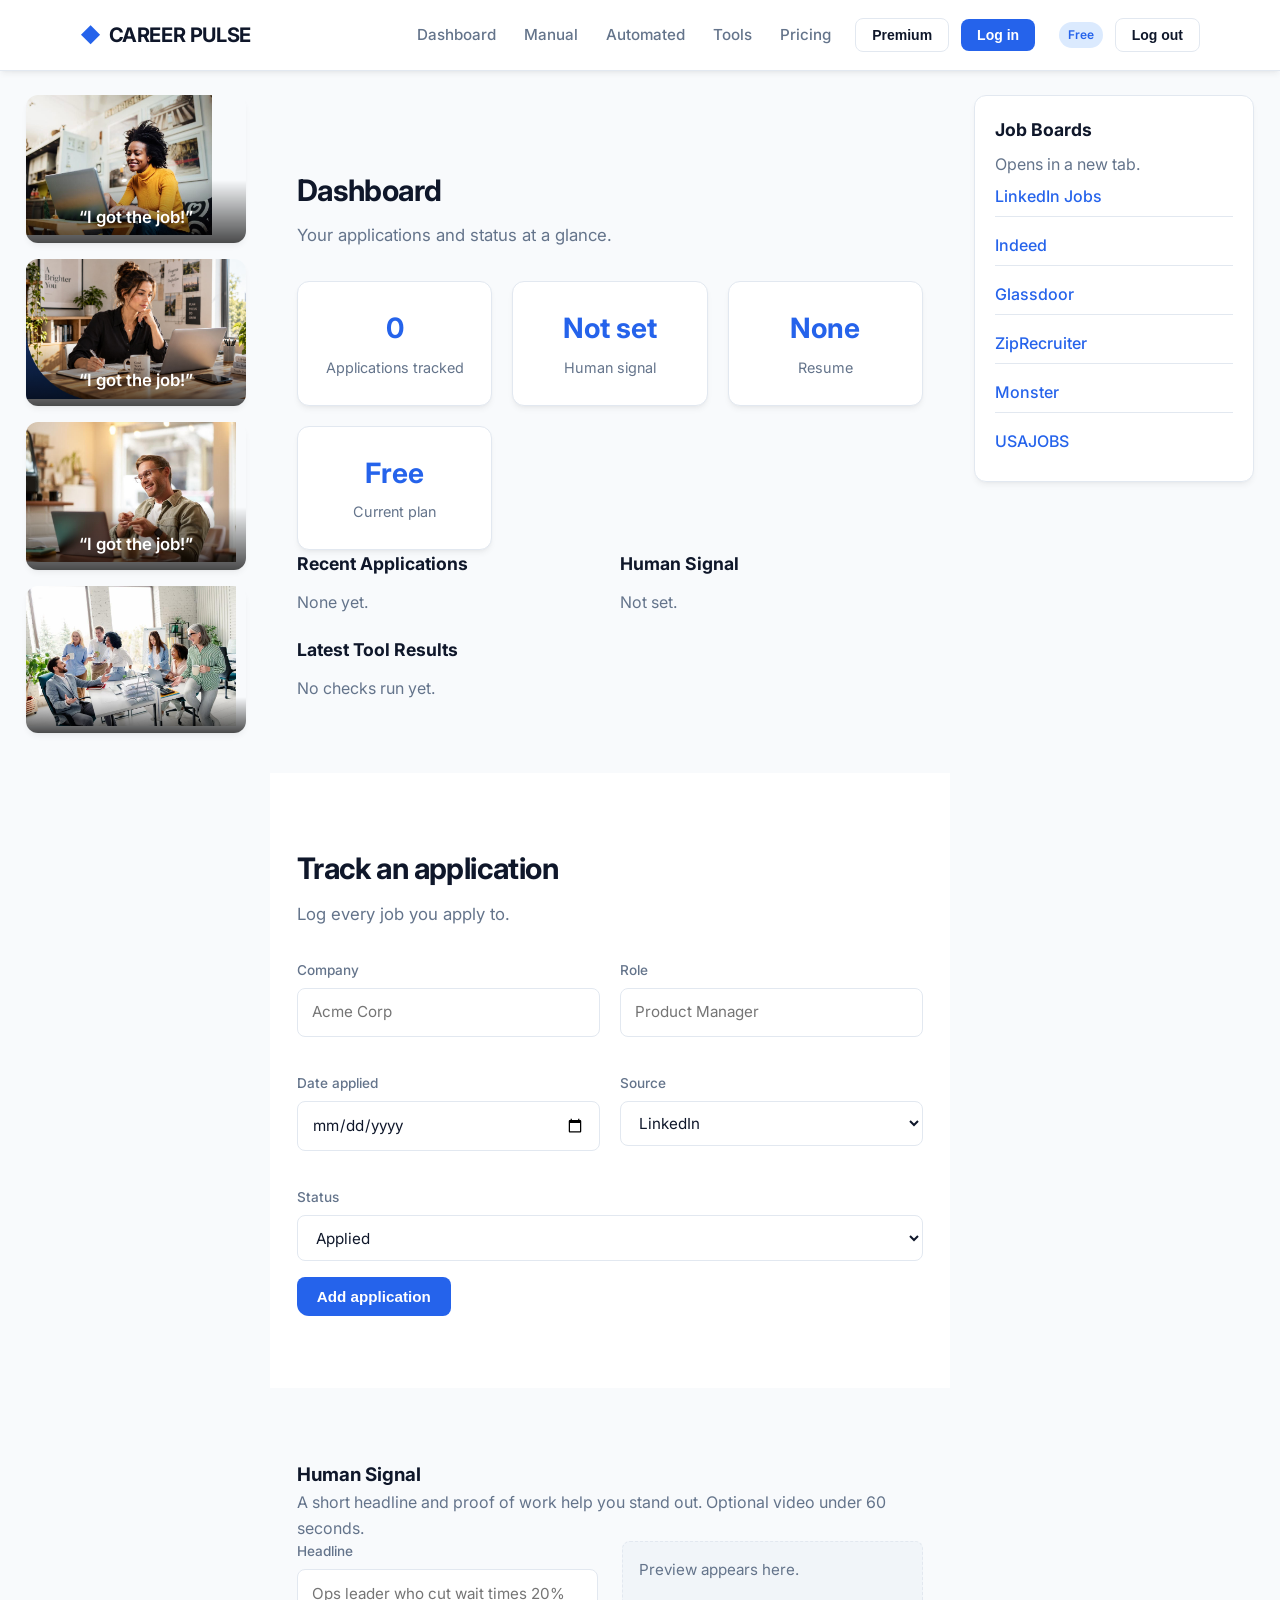
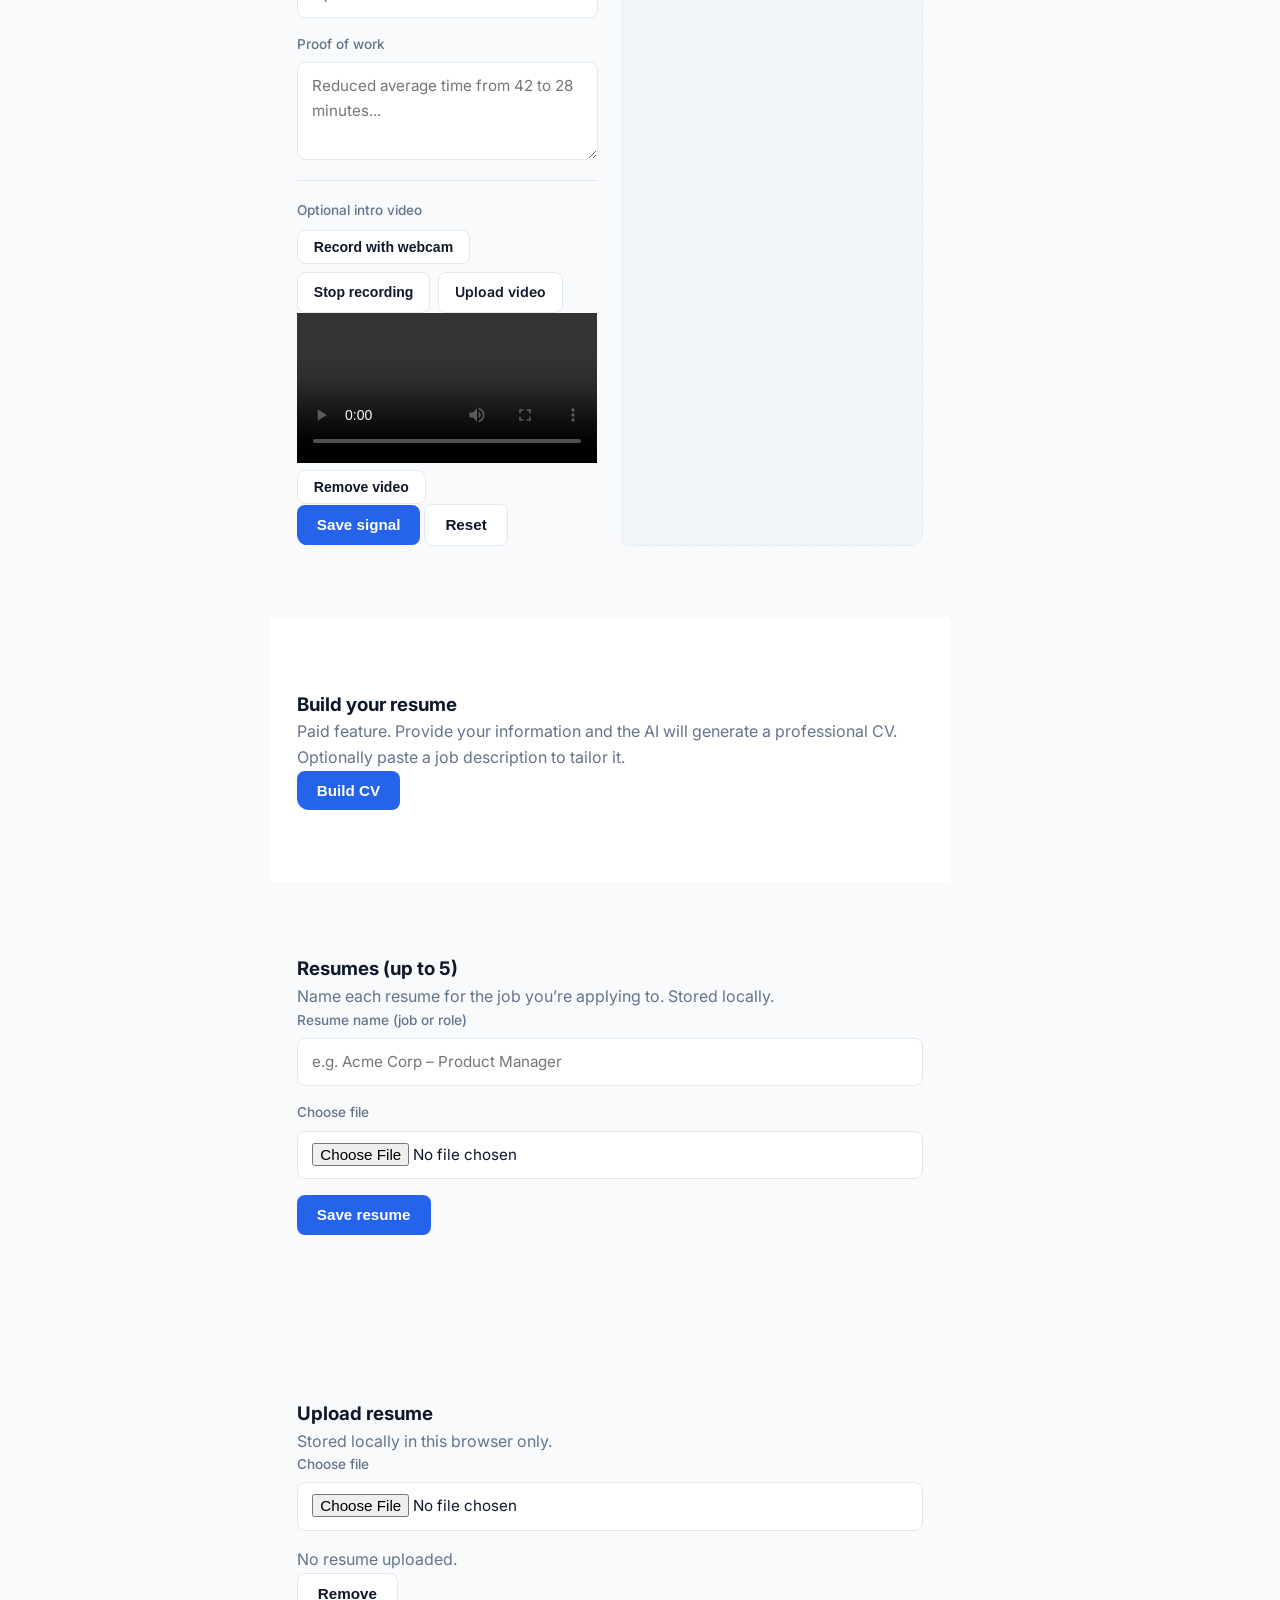
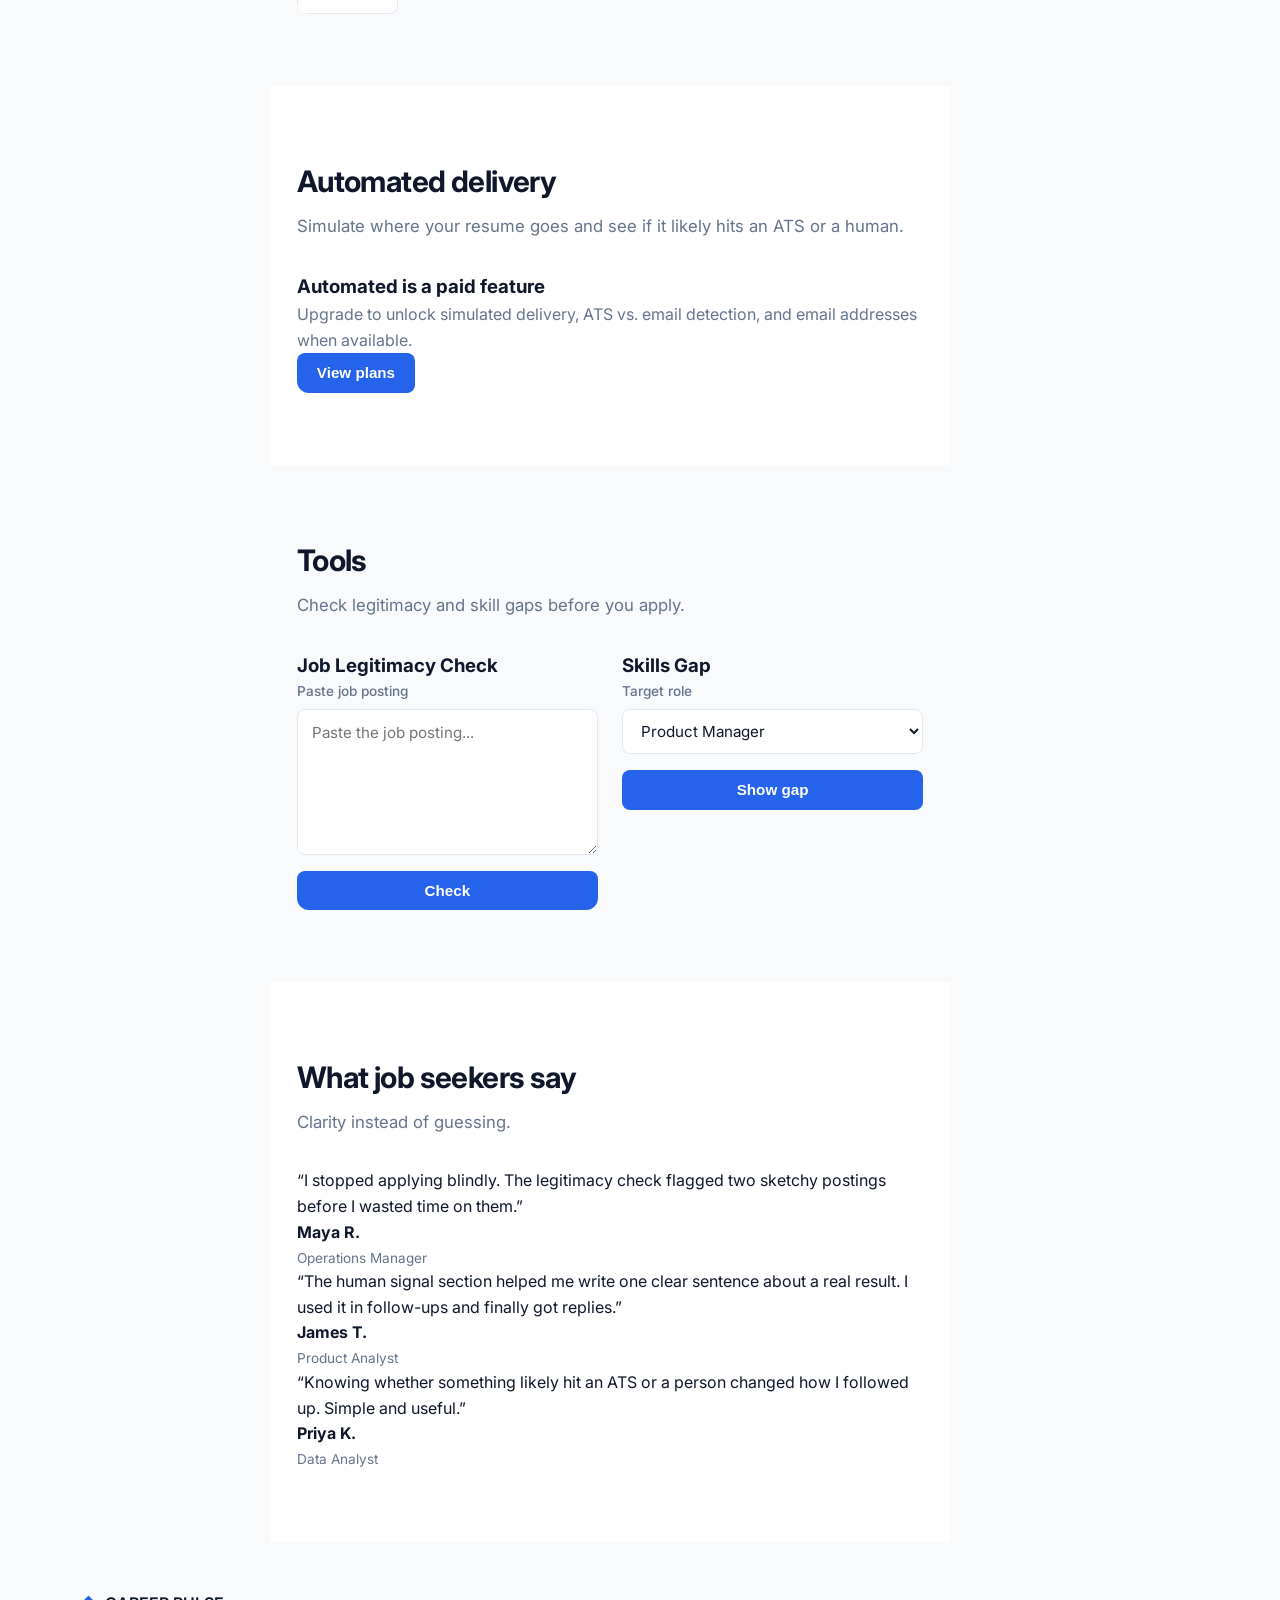
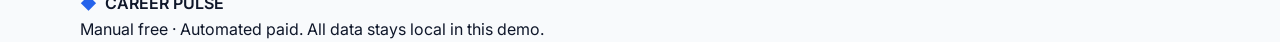
<file: index.html>
<!DOCTYPE html>
<html lang="en">
<head>
  <meta charset="UTF-8">
  <meta name="viewport" content="width=device-width, initial-scale=1.0">
  <title>CAREER PULSE — Manual & Automated Job Clarity</title>
  <link rel="stylesheet" href="styles.css">
  <link rel="preconnect" href="https://fonts.googleapis.com">
  <link rel="preconnect" href="https://fonts.gstatic.com" crossorigin>
  <link href="https://fonts.googleapis.com/css2?family=Inter:wght@400;500;600;700&display=swap" rel="stylesheet">
</head>
<body>
  <header class="header">
    <div class="container header-inner">
      <div class="logo">
        <span class="logo-mark">◆</span>
        <span class="logo-text">CAREER PULSE</span>
      </div>
      <button id="burger" class="burger" aria-label="Menu">☰</button>
      <nav class="nav" id="main-nav">
        <a href="#dashboard">Dashboard</a>
        <a href="#manual">Manual</a>
        <a href="#automated">Automated</a>
        <a href="#tools">Tools</a>
        <a href="#" id="open-pricing">Pricing</a>
      </nav>
      <div class="header-auth">
        <button id="open-premium" class="btn secondary small" onclick="var m=document.getElementById('premium-window');m.hidden=false;m.style.display='flex';m.classList.remove('hidden');">Premium</button>
        <button id="login-btn" class="btn primary small">Log in</button>
        <div id="user-menu" class="user-menu" hidden>
          <span id="user-name-display"></span>
          <span id="plan-badge" class="plan-badge">Free</span>
          <button id="logout-btn" class="btn secondary small">Log out</button>
        </div>
      </div>
    </div>
  </header>

  <!-- Login Modal -->
  <div id="login-modal" class="modal" hidden>
    <div class="modal-content card">
      <h3>Log in</h3>
      <p class="muted">Name and email stay in this browser only.</p>
      <form id="login-form">
        <div class="field">
          <label for="login-name">Full name</label>
          <input type="text" id="login-name" required placeholder="Alex Rivera">
        </div>
        <div class="field">
          <label for="login-email">Email</label>
          <input type="email" id="login-email" required placeholder="alex@example.com">
        </div>
        <div class="form-actions">
          <button type="submit" class="btn primary">Continue</button>
          <button type="button" id="cancel-login" class="btn secondary">Cancel</button>
        </div>
      </form>
    </div>
  </div>

  <!-- Premium Window -->
  <div id="premium-window" class="modal" hidden onclick="if(event.target===this){this.hidden=true;this.style.display='none';this.classList.add('hidden');}">
    <div class="modal-content card premium-card">
      <h3>Premium</h3>
      <p class="muted">Everything a job seeker needs in one place.</p>
      <ul class="premium-list">
        <li>Application status tracking (Applied → Offer)</li>
        <li>Salary range estimates for the role</li>
        <li>Interview prep questions and practice notes</li>
        <li>Follow-up templates and reminder dates</li>
        <li>Company research notes tied to each application</li>
        <li>Networking message scripts</li>
        <li>Rejection feedback log</li>
        <li>Time-to-hire estimates</li>
        <li>Remote / hybrid clarity notes</li>
        <li>Benefits comparison</li>
        <li>AI resume / CV builder with job-description tailoring</li>
        <li>Word-check before submit</li>
      </ul>
      <div class="form-actions">
        <button type="button" id="premium-upgrade" class="btn primary">Upgrade</button>
        <button type="button" id="close-premium" class="btn secondary" onclick="var m=document.getElementById('premium-window');m.hidden=true;m.style.display='none';m.classList.add('hidden');">Close</button>
      </div>
    </div>
  </div>
  <div id="upgrade-modal" class="modal" hidden style="display:none;">
    <div class="modal-content card">
      <h3>Plans</h3>
      <p class="muted">Manual is free. Automated unlocks resume delivery simulation.</p>
      <div class="pricing-options">
        <button type="button" class="plan-option" data-plan="monthly">
          <strong>Monthly</strong>
          <span>$19 / month</span>
        </button>
        <button type="button" class="plan-option" data-plan="yearly">
          <strong>Yearly</strong>
          <span>$149 / year</span>
          <em>Save ~35%</em>
        </button>
        <button type="button" class="plan-option" data-plan="lifetime">
          <strong>One-time</strong>
          <span>$299 lifetime</span>
        </button>
      </div>
      <button type="button" id="test-paid" class="btn primary btn-block">Test Paid Features</button>
      <button type="button" id="cancel-upgrade" class="btn secondary btn-block">Continue with Free</button>
    </div>
  </div>

  <!-- Resume Builder Modal -->
  <div id="resume-builder-modal" class="modal" hidden>
    <div class="modal-content card resume-builder-card">
      <h3>Build your resume</h3>
      <p class="muted">All fields stay local. AI generation is a paid feature.</p>
      <form id="resume-builder-form">
        <div class="field">
          <label for="rb-name">Full name</label>
          <input type="text" id="rb-name" required placeholder="Alex Rivera">
        </div>
        <div class="form-row">
          <div class="field">
            <label for="rb-email">Email</label>
            <input type="email" id="rb-email" required placeholder="alex@example.com">
          </div>
          <div class="field">
            <label for="rb-phone">Phone</label>
            <input type="tel" id="rb-phone" placeholder="(555) 123-4567">
          </div>
        </div>
        <div class="field">
          <label for="rb-location">Location</label>
          <input type="text" id="rb-location" placeholder="Austin, TX">
        </div>
        <div class="field">
          <label for="rb-summary">Professional summary</label>
          <textarea id="rb-summary" rows="3" placeholder="Results-driven operations manager with 8+ years..."></textarea>
        </div>
        <div class="field">
          <label for="rb-experience">Experience (most recent first)</label>
          <textarea id="rb-experience" rows="4" placeholder="Operations Manager, Acme Corp (2020–Present)&#10;• Reduced wait times 20%&#10;• Led team of 12"></textarea>
        </div>
        <div class="field">
          <label for="rb-education">Education</label>
          <textarea id="rb-education" rows="2" placeholder="B.S. Business Administration, University of Texas"></textarea>
        </div>
        <div class="field">
          <label for="rb-skills">Skills (comma separated)</label>
          <input type="text" id="rb-skills" placeholder="Process improvement, KPI ownership, Team leadership">
        </div>
        <div class="field">
          <label for="rb-jobdesc">Job description to tailor for (optional, paid)</label>
          <textarea id="rb-jobdesc" rows="4" placeholder="Paste the target job posting here..."></textarea>
        </div>
        <div class="form-actions">
          <button type="submit" class="btn primary">Generate CV</button>
          <button type="button" id="close-resume-builder" class="btn secondary">Cancel</button>
        </div>
      </form>
      <div id="resume-output" class="resume-output" hidden></div>
    </div>
  </div>

  <!-- Word Check Modal -->
  <div id="wordcheck-modal" class="modal" hidden>
    <div class="modal-content card">
      <h3>Resume vs Job Description</h3>
      <p class="muted">Compare key requirements before you submit.</p>
      <div id="wordcheck-results" class="wordcheck-results"></div>
      <div class="form-actions">
        <button type="button" id="wordcheck-stop" class="btn secondary">Stop and revise</button>
        <button type="button" id="wordcheck-continue" class="btn primary">Submit anyway</button>
      </div>
    </div>
  </div>

  <div class="layout">
    <aside class="left-rail">
      <div class="rail-photos">
        <div class="feature-card">
          <img src="assets/job1.jpg" alt="Smiling woman at laptop in home office" class="feature-img">
          <div class="feature-caption">“I got the job!”</div>
        </div>
        <div class="feature-card">
          <img src="assets/job2.jpg" alt="Smiling man at laptop in cafe" class="feature-img">
          <div class="feature-caption">“I got the job!”</div>
        </div>
        <div class="feature-card">
          <img src="assets/job6.jpg" alt="Smiling professional at laptop" class="feature-img">
          <div class="feature-caption">“I got the job!”</div>
        </div>
        <div class="feature-card">
          <img src="assets/job4.jpg" alt="Professional celebrating" class="feature-img">
          <div class="feature-caption"></div>
        </div>
      </div>
    </aside>

    <main class="main-content">
      <!-- Dashboard (most important first) -->
      <section id="dashboard" class="section">
        <div class="container">
          <div class="section-header">
            <h2>Dashboard</h2>
            <p class="section-lead" id="welcome-text">Your applications and status at a glance.</p>
          </div>
          <div class="stats-grid">
            <div class="stat-card">
              <strong id="app-count">0</strong>
              <span>Applications tracked</span>
            </div>
            <div class="stat-card">
              <strong id="signal-status">Not set</strong>
              <span>Human signal</span>
            </div>
            <div class="stat-card">
              <strong id="resume-status">None</strong>
              <span>Resume</span>
            </div>
            <div class="stat-card">
              <strong id="plan-status">Free</strong>
              <span>Current plan</span>
            </div>
          </div>
          <div id="dashboard-details" class="dashboard-details">
            <div class="card">
              <h3>Recent Applications</h3>
              <div id="dash-apps" class="muted">None yet.</div>
            </div>
            <div class="card">
              <h3>Human Signal</h3>
              <div id="dash-signal" class="muted">Not set.</div>
            </div>
            <div class="card">
              <h3>Latest Tool Results</h3>
              <div id="dash-tools" class="muted">No checks run yet.</div>
            </div>
          </div>
        </div>
      </section>

      <!-- Manual: Application Tracker -->
      <section id="manual" class="section alt">
        <div class="container">
          <div class="section-header">
            <h2>Track an application</h2>
            <p class="section-lead">Log every job you apply to.</p>
          </div>
          <div class="card">
            <form id="app-form">
              <div class="form-row">
                <div class="field">
                  <label for="company">Company</label>
                  <input type="text" id="company" required placeholder="Acme Corp">
                </div>
                <div class="field">
                  <label for="role">Role</label>
                  <input type="text" id="role" required placeholder="Product Manager">
                </div>
              </div>
              <div class="form-row">
                <div class="field">
                  <label for="applied">Date applied</label>
                  <input type="date" id="applied" required>
                </div>
                <div class="field">
                  <label for="source">Source</label>
                  <select id="source">
                    <option value="linkedin">LinkedIn</option>
                    <option value="indeed">Indeed</option>
                    <option value="company">Company site</option>
                    <option value="referral">Referral</option>
                    <option value="other">Other</option>
                  </select>
                </div>
              </div>
              <div class="field">
                <label for="app-status">Status</label>
                <select id="app-status">
                  <option value="applied">Applied</option>
                  <option value="screening">Screening</option>
                  <option value="interview">Interview</option>
                  <option value="offer">Offer</option>
                  <option value="rejected">Rejected</option>
                </select>
              </div>
              <button type="submit" class="btn primary">Add application</button>
            </form>
            <div id="app-list" class="app-list app-list-spaced"></div>
          </div>
        </div>
      </section>

      <!-- Human Signal -->
      <section class="section">
        <div class="container">
          <div class="card">
            <h3>Human Signal</h3>
            <p class="muted signal-note">A short headline and proof of work help you stand out. Optional video under 60 seconds.</p>
            <div class="grid-2 grid-spaced">
              <div>
                <div class="field">
                  <label for="headline">Headline</label>
                  <input type="text" id="headline" placeholder="Ops leader who cut wait times 20%">
                </div>
                <div class="field">
                  <label for="proof">Proof of work</label>
                  <textarea id="proof" rows="3" placeholder="Reduced average time from 42 to 28 minutes..."></textarea>
                </div>
                <div class="video-section">
                  <label>Optional intro video</label>
                  <div class="video-controls">
                    <button type="button" id="start-record" class="btn secondary small">Record with webcam</button>
                    <button type="button" id="stop-record" class="btn secondary small" hidden>Stop recording</button>
                    <label class="btn secondary small file-label">
                      Upload video
                      <input type="file" id="video-upload" accept="video/*" hidden>
                    </label>
                  </div>
                  <div id="recording-status" class="muted recording-status"></div>
                  <video id="video-preview" controls class="video-preview"></video>
                  <button type="button" id="clear-video" class="btn secondary small" hidden>Remove video</button>
                </div>
                <button id="save-signal" class="btn primary btn-spaced">Save signal</button>
                <button type="button" id="reset-signal" class="btn secondary btn-spaced-sm">Reset</button>
              </div>
              <div id="signal-preview" class="signal-preview">
                <p class="muted">Preview appears here.</p>
              </div>
            </div>
          </div>
        </div>
      </section>

      <!-- Build Resume -->
      <section class="section alt">
        <div class="container">
          <div class="card">
            <h3>Build your resume</h3>
            <p class="muted signal-note">Paid feature. Provide your information and the AI will generate a professional CV. Optionally paste a job description to tailor it.</p>
            <button type="button" id="open-resume-builder" class="btn primary">Build CV</button>
          </div>
        </div>
      </section>

      <!-- Resume Upload -->
      <section class="section">
        <div class="container">
          <div class="card">
            <h3>Resumes (up to 5)</h3>
            <p class="muted">Name each resume for the job you’re applying to. Stored locally.</p>
            <div class="field">
              <label for="resume-name">Resume name (job or role)</label>
              <input type="text" id="resume-name" placeholder="e.g. Acme Corp – Product Manager">
            </div>
            <div class="field">
              <label for="resume-file">Choose file</label>
              <input type="file" id="resume-file" accept=".pdf,.doc,.docx,.txt">
            </div>
            <button type="button" id="save-resume" class="btn primary">Save resume</button>
            <div id="resume-list" class="resume-list"></div>
          </div>
        </div>
      </section>
      <section class="section">
        <div class="container">
          <div class="card">
            <h3>Upload resume</h3>
            <p class="muted">Stored locally in this browser only.</p>
            <div class="field">
              <label for="resume-file">Choose file</label>
              <input type="file" id="resume-file" accept=".pdf,.doc,.docx,.txt">
            </div>
            <div id="resume-info" class="muted">No resume uploaded.</div>
            <button id="clear-resume" class="btn secondary btn-spaced-sm" hidden>Remove</button>
          </div>
        </div>
      </section>

      <!-- Automated -->
      <section id="automated" class="section alt">
        <div class="container">
          <div class="section-header">
            <h2>Automated delivery</h2>
            <p class="section-lead">Simulate where your resume goes and see if it likely hits an ATS or a human.</p>
          </div>
          <div id="automated-locked" class="card locked-card">
            <h3>Automated is a paid feature</h3>
            <p class="muted">Upgrade to unlock simulated delivery, ATS vs. email detection, and email addresses when available.</p>
            <button id="upgrade-from-locked" class="btn primary btn-spaced">View plans</button>
          </div>
          <div id="automated-unlocked" hidden>
            <div class="card">
              <form id="auto-form">
                <div class="form-row">
                  <div class="field">
                    <label for="auto-company">Company</label>
                    <input type="text" id="auto-company" required placeholder="Acme Corp">
                  </div>
                  <div class="field">
                    <label for="auto-role">Role</label>
                    <input type="text" id="auto-role" required placeholder="Software Engineer">
                  </div>
                </div>
                <div class="field">
                  <label for="auto-url">Company career page URL (optional)</label>
                  <input type="url" id="auto-url" placeholder="https://company.com/careers">
                </div>
                <button type="submit" class="btn primary">Simulate resume delivery</button>
              </form>
              <div id="auto-result" class="result-box" hidden></div>
              <div id="auto-history" class="app-list app-list-spaced"></div>
            </div>
          </div>
        </div>
      </section>

      <!-- Tools -->
      <section id="tools" class="section">
        <div class="container">
          <div class="section-header">
            <h2>Tools</h2>
            <p class="section-lead">Check legitimacy and skill gaps before you apply.</p>
          </div>
          <div class="grid-2">
            <div class="card">
              <h3>Job Legitimacy Check</h3>
              <div class="field">
                <label for="job-text">Paste job posting</label>
                <textarea id="job-text" rows="5" placeholder="Paste the job posting..."></textarea>
              </div>
              <button id="check-btn" class="btn primary">Check</button>
              <div id="check-result" class="result-box" hidden></div>
            </div>
            <div class="card">
              <h3>Skills Gap</h3>
              <div class="field">
                <label for="target-role">Target role</label>
                <select id="target-role">
                  <option value="pm">Product Manager</option>
                  <option value="ops">Operations Manager</option>
                  <option value="data">Data Analyst</option>
                </select>
              </div>
              <button id="gap-btn" class="btn primary">Show gap</button>
              <div id="gap-result" class="result-box" hidden></div>
            </div>
          </div>
        </div>
      </section>

      <!-- Testimonials -->
      <section class="section alt">
        <div class="container">
          <div class="section-header">
            <h2>What job seekers say</h2>
            <p class="section-lead">Clarity instead of guessing.</p>
          </div>
          <div class="testimonials">
            <div class="testimonial card">
              <p>“I stopped applying blindly. The legitimacy check flagged two sketchy postings before I wasted time on them.”</p>
              <div class="testimonial-author">
                <strong>Maya R.</strong>
                <span>Operations Manager</span>
              </div>
            </div>
            <div class="testimonial card">
              <p>“The human signal section helped me write one clear sentence about a real result. I used it in follow-ups and finally got replies.”</p>
              <div class="testimonial-author">
                <strong>James T.</strong>
                <span>Product Analyst</span>
              </div>
            </div>
            <div class="testimonial card">
              <p>“Knowing whether something likely hit an ATS or a person changed how I followed up. Simple and useful.”</p>
              <div class="testimonial-author">
                <strong>Priya K.</strong>
                <span>Data Analyst</span>
              </div>
            </div>
          </div>
        </div>
      </section>
    </main>

    <!-- Right Rail: Job Boards -->
    <aside class="right-rail">
      <div class="rail-card">
        <h3>Job Boards</h3>
        <p class="muted rail-note">Opens in a new tab.</p>
        <div class="rail-links">
          <a href="https://www.linkedin.com/jobs/" target="_blank" rel="noopener">LinkedIn Jobs</a>
          <a href="https://www.indeed.com/" target="_blank" rel="noopener">Indeed</a>
          <a href="https://www.glassdoor.com/Job/index.htm" target="_blank" rel="noopener">Glassdoor</a>
          <a href="https://www.ziprecruiter.com/" target="_blank" rel="noopener">ZipRecruiter</a>
          <a href="https://www.monster.com/" target="_blank" rel="noopener">Monster</a>
          <a href="https://www.usajobs.gov/" target="_blank" rel="noopener">USAJOBS</a>
        </div>
      </div>
    </aside>
  </div>

  <footer class="footer">
    <div class="container footer-inner">
      <div class="footer-brand">
        <span class="logo-mark">◆</span>
        <span>CAREER PULSE</span>
      </div>
      <p>Manual free · Automated paid. All data stays local in this demo.</p>
    </div>
  </footer>

  <div id="toast" class="toast"></div>
  <script src="script.js"></script>
</body>
</html>
</file>
<file: styles.css>
:root {
  --bg: #f8fafc;
  --bg-elevated: #ffffff;
  --surface: #ffffff;
  --surface-2: #f1f5f9;
  --text: #0f172a;
  --text-secondary: #334155;
  --muted: #64748b;
  --accent: #2563eb;
  --accent-hover: #1d4ed8;
  --accent-soft: #dbeafe;
  --success: #16a34a;
  --warning: #d97706;
  --danger: #dc2626;
  --border: #e2e8f0;
  --border-light: #cbd5e1;
  --radius: 12px;
  --radius-sm: 8px;
  --shadow: 0 4px 6px -1px rgba(0, 0, 0, 0.05), 0 2px 4px -2px rgba(0, 0, 0, 0.05);
}

* { box-sizing: border-box; margin: 0; padding: 0; }
html { scroll-behavior: smooth; }
body {
  font-family: "Inter", system-ui, -apple-system, BlinkMacSystemFont, "Segoe UI", Roboto, sans-serif;
  background: var(--bg);
  color: var(--text);
  line-height: 1.6;
  min-height: 100vh;
  -webkit-font-smoothing: antialiased;
}
.container { width: min(1120px, 92%); margin: 0 auto; }

.header {
  position: sticky; top: 0; z-index: 50;
  background: rgba(255,255,255,0.95);
  backdrop-filter: blur(12px);
  border-bottom: 1px solid var(--border);
  box-shadow: var(--shadow);
}
.header-inner {
  display: flex; align-items: center; justify-content: space-between;
  height: 70px; gap: 1.5rem;
}
.logo { display: flex; align-items: center; gap: 0.5rem; font-weight: 700; font-size: 1.25rem; letter-spacing: -0.02em; }
.logo-mark { color: var(--accent); }
.nav { display: flex; gap: 1.75rem; margin-left: auto; }
.nav a { color: var(--muted); text-decoration: none; font-size: 0.95rem; font-weight: 500; }
.nav a:hover { color: var(--accent); }
.header-auth { display: flex; align-items: center; gap: 0.75rem; }
.user-menu { display: flex; align-items: center; gap: 0.75rem; font-weight: 500; }
.plan-badge {
  background: var(--accent-soft); color: var(--accent);
  font-size: 0.75rem; font-weight: 600; padding: 0.2rem 0.55rem; border-radius: 999px;
}

.btn {
  display: inline-flex; align-items: center; justify-content: center;
  padding: 0.7rem 1.25rem; border-radius: 8px; border: none;
  font-weight: 600; font-size: 0.95rem; cursor: pointer; text-decoration: none;
  transition: all 0.15s ease;
}
.btn.small { padding: 0.5rem 1rem; font-size: 0.875rem; }
.btn.primary { background: var(--accent); color: #fff; }
.btn.primary:hover { background: var(--accent-hover); }
.btn.secondary { background: var(--surface); color: var(--text); border: 1px solid var(--border); }
.btn:active {
  transform: scale(0.97);
}
.btn:disabled {
  opacity: 0.6;
  cursor: not-allowed;
}

.hero {
  padding: 5rem 0 4rem; text-align: center;
  background: linear-gradient(180deg, #eff6ff 0%, #f8fafc 100%);
}
.hero-badge {
  display: inline-block; background: var(--accent-soft); color: var(--accent);
  font-size: 0.8rem; font-weight: 600; padding: 0.35rem 0.9rem; border-radius: 999px; margin-bottom: 1.25rem;
}
.hero h1 { font-size: clamp(2.2rem, 5vw, 3.4rem); font-weight: 700; letter-spacing: -0.03em; line-height: 1.15; margin-bottom: 1rem; }
.hero-sub { color: var(--text-secondary); font-size: 1.1rem; max-width: 640px; margin: 0 auto 2rem; }
.hero-actions { display: flex; gap: 0.75rem; justify-content: center; flex-wrap: wrap; }

.section { padding: 4.5rem 0; }
.section.alt { background: var(--bg-elevated); }
.section-header { margin-bottom: 2rem; }
.section h2 { font-size: 1.85rem; font-weight: 700; letter-spacing: -0.02em; margin-bottom: 0.5rem; }
.section-lead { color: var(--muted); font-size: 1.05rem; }

.testimonials .testimonial.card,
.section .card,
.locked-card,
.form-card {
  border-radius: var(--radius);
  overflow: hidden;
}
.grid-2 .card {
  display: flex;
  flex-direction: column;
  height: 100%;
}
.grid-2 .card .result-box {
  margin-top: auto;
}
.section.alt,
.section {
  border-radius: 0;
}
.section > .container > .card,
.section > .container > .locked-card,
.section > .container > form.card {
  border-radius: var(--radius);
}
  background: var(--surface); border: 1px solid var(--border);
  border-radius: var(--radius); padding: 1.75rem; box-shadow: var(--shadow);
}
.pricing-grid { display: grid; grid-template-columns: 1fr 1fr; gap: 1.5rem; }
.pricing-card { text-align: center; }
.pricing-card.featured { border-color: var(--accent); box-shadow: 0 0 0 1px var(--accent); }
.pricing-card .price { font-size: 2rem; font-weight: 700; margin: 0.75rem 0; color: var(--accent); }
.pricing-card ul { list-style: none; text-align: left; margin: 1.25rem 0; }
.pricing-card li { padding: 0.4rem 0; border-bottom: 1px solid var(--border); }
.pricing-card li:last-child { border-bottom: none; }

.stats-grid { display: grid; grid-template-columns: repeat(auto-fit, minmax(180px, 1fr)); gap: 1.25rem; }
.stat-card {
  background: var(--surface); border: 1px solid var(--border);
  border-radius: var(--radius); padding: 1.5rem; text-align: center; box-shadow: var(--shadow);
}
.stat-card strong { display: block; font-size: 1.75rem; font-weight: 700; color: var(--accent); margin-bottom: 0.25rem; }
.stat-card span { color: var(--muted); font-size: 0.9rem; }

.form-row { display: grid; grid-template-columns: 1fr 1fr; gap: 1.25rem; margin-bottom: 1.25rem; }
.field { display: flex; flex-direction: column; gap: 0.4rem; margin-bottom: 1rem; }
label { font-size: 0.85rem; color: var(--muted); font-weight: 500; }
input, select, textarea {
  background: var(--surface); border: 1px solid var(--border); color: var(--text);
  border-radius: var(--radius-sm); padding: 0.7rem 0.9rem; font: inherit; font-size: 0.95rem; width: 100%;
}
input:focus, select:focus, textarea:focus {
  outline: none; border-color: var(--accent); box-shadow: 0 0 0 3px rgba(37, 99, 235, 0.15);
}
textarea { resize: vertical; min-height: 90px; }
.form-actions { display: flex; gap: 0.75rem; margin-top: 0.5rem; }

.resume-list {
  margin-top: 1.25rem;
  display: flex;
  flex-direction: column;
  gap: 0.6rem;
}
.resume-item {
  display: flex;
  justify-content: space-between;
  align-items: center;
  padding: 0.75rem 1rem;
  background: var(--surface-2);
  border: 1px solid var(--border);
  border-radius: var(--radius-sm);
  font-size: 0.9rem;
}
.resume-item button {
  background: transparent;
  border: 1px solid var(--border);
  color: var(--muted);
  padding: 0.25rem 0.6rem;
  border-radius: 6px;
  cursor: pointer;
  font-size: 0.8rem;
}
.resume-item button:hover {
  color: var(--danger);
  border-color: var(--danger);
} display: flex; flex-direction: column; gap: 0.75rem; }
.app-item {
  display: grid; grid-template-columns: 1.6fr 1.2fr auto; gap: 1rem; align-items: center;
  padding: 1.1rem 1.25rem; background: var(--surface); border: 1px solid var(--border); border-radius: var(--radius);
}
.app-meta strong { display: block; font-weight: 600; }
.app-meta span { color: var(--muted); font-size: 0.9rem; }
.badge { display: inline-block; padding: 0.3rem 0.7rem; border-radius: 999px; font-size: 0.78rem; font-weight: 600; }
.badge.likely-ghost { background: #fef3c7; color: #b45309; }
.badge.likely-screened { background: #dbeafe; color: #1d4ed8; }
.badge.likely-seen { background: #dcfce7; color: #15803d; }
.badge.ats { background: #fef3c7; color: #b45309; }
.badge.email { background: #dcfce7; color: #15803d; }
.badge.unknown { background: #e2e8f0; color: #475569; }
.delete-btn {
  background: transparent; border: 1px solid var(--border); color: var(--muted);
  padding: 0.35rem 0.7rem; border-radius: 6px; cursor: pointer; font-size: 0.8rem;
}
.delete-btn:hover { color: var(--danger); border-color: var(--danger); }

.signal-preview {
  min-height: 160px;
  padding: 1.25rem;
  background: #f8fafc;
  border: 1px solid var(--border);
  border-radius: var(--radius);
  font-size: 0.95rem;
}
.grid-2 {
  display: grid;
  grid-template-columns: 1fr 1fr;
  gap: 1.5rem;
  align-items: stretch;
}
.grid-2 > .card {
  display: flex;
  flex-direction: column;
  border-radius: var(--radius);
  height: 100%;
}
.testimonials .card,
.locked-card,
#automated .card {
  border-radius: var(--radius);
}
.video-section {
  margin-top: 1.25rem;
  padding-top: 1rem;
  border-top: 1px solid var(--border);
}
.video-controls {
  display: flex;
  flex-wrap: wrap;
  gap: 0.5rem;
  margin-top: 0.5rem;
}
.video-controls .btn {
  margin: 0;
}
#recording-status.recording {
  color: var(--danger);
  font-weight: 600;
}
.signal-preview video {
  width: 100%;
  max-height: 180px;
  border-radius: 8px;
  margin-top: 0.75rem;
  background: #000;
}
.signal-preview {
  min-height: 140px;
  padding: 1rem;
  background: var(--surface-2);
  border-radius: var(--radius-sm);
  border: 1px dashed var(--border);
}
.muted { color: var(--muted); }
.result-box {
  margin-top: 1.25rem; padding: 1.25rem; border-radius: var(--radius-sm);
  background: var(--surface-2); border: 1px solid var(--border);
}
.result-box.low { border-color: #86efac; }
.result-box.medium { border-color: #fcd34d; }
.result-box.high { border-color: #fca5a5; }

.resume-builder-card {
  width: min(640px, 96vw);
  max-height: 90vh;
  overflow-y: auto;
}
.cv-pre {
  font-family: ui-monospace, SFMono-Regular, Menlo, Monaco, Consolas, monospace;
  font-size: 0.82rem;
  line-height: 1.45;
  white-space: pre-wrap;
  background: #fff;
  padding: 1rem;
  border-radius: 6px;
  border: 1px solid var(--border);
}
.wordcheck-results {
  margin: 1rem 0;
  max-height: 280px;
  overflow-y: auto;
}
.wordcheck-item {
  display: flex;
  justify-content: space-between;
  padding: 0.4rem 0;
  border-bottom: 1px solid var(--border);
  font-size: 0.9rem;
}
.wordcheck-item.missing { color: var(--danger); }
.wordcheck-item.found { color: var(--success); }
  margin-top: 1.5rem;
  padding: 1.25rem;
  background: var(--surface-2);
  border-radius: var(--radius);
  border: 1px solid var(--border);
  font-size: 0.92rem;
  line-height: 1.5;
  white-space: pre-wrap;
}
.resume-output h4 {
  margin: 0 0 0.5rem 0;
}
.resume-output .section-title {
  font-weight: 600;
  margin-top: 1rem;
  margin-bottom: 0.25rem;
  color: var(--accent);
} text-align: center; padding: 3rem 1.5rem; }
.pricing-options { display: flex; flex-direction: column; gap: 0.75rem; margin: 1rem 0; }
.plan-option {
  display: flex; flex-direction: column; align-items: flex-start; text-align: left;
  padding: 1rem; border: 1px solid var(--border); border-radius: var(--radius-sm);
  background: var(--surface); cursor: pointer; width: 100%;
}
.plan-option:hover { border-color: var(--accent); background: var(--accent-soft); }
.plan-option strong { font-size: 1.05rem; }
.plan-option span { color: var(--muted); }
.plan-option em { font-style: normal; color: var(--success); font-size: 0.8rem; font-weight: 600; }

.modal {
  position: fixed;
  inset: 0;
  background: rgba(15, 23, 42, 0.55);
  display: flex;
  align-items: center;
  justify-content: center;
  z-index: 200;
  padding: 1rem;
}
.modal[hidden],
.modal.hidden {
  display: none !important;
  pointer-events: none !important;
}
.modal-content {
  background: #fff;
  border-radius: var(--radius);
  padding: 1.75rem;
  max-width: 520px;
  width: 100%;
  max-height: 90vh;
  overflow-y: auto;
  box-shadow: 0 20px 40px rgba(0,0,0,0.2);
  position: relative;
  z-index: 201;
}
  position: fixed;
  inset: 0;
  background: rgba(15, 23, 42, 0.5);
  display: flex;
  align-items: center;
  justify-content: center;
  z-index: 100;
  padding: 1rem;
}
.modal[hidden] {
  display: none !important;
}
  position: fixed;
  inset: 0;
  background: rgba(15, 23, 42, 0.5);
  display: flex;
  align-items: center;
  justify-content: center;
  z-index: 100;
  padding: 1rem;
}
.modal[hidden],
.modal.hidden {
  display: none !important;
  pointer-events: none !important;
}
.modal-content { width: min(440px, 100%); max-height: 90vh; overflow-y: auto; }

.job-boards-grid {
  display: grid;
  grid-template-columns: repeat(auto-fit, minmax(240px, 1fr));
  gap: 1rem;
}
.job-board-card {
  display: flex;
  flex-direction: column;
  padding: 1.25rem 1.5rem;
  background: var(--surface);
  border: 1px solid var(--border);
  border-radius: var(--radius);
  text-decoration: none;
  color: var(--text);
  transition: border-color 0.15s, box-shadow 0.15s;
}
.job-board-card:hover {
  border-color: var(--accent);
  box-shadow: var(--shadow);
}
.job-board-card strong {
  font-size: 1.05rem;
  margin-bottom: 0.25rem;
}
.job-board-card span {
  color: var(--muted);
  font-size: 0.9rem;
}

.feature-images.three-row {
  grid-template-columns: repeat(3, 1fr);
}
.feature-card {
  position: relative;
  border-radius: var(--radius);
  overflow: hidden;
  box-shadow: var(--shadow);
}
.feature-caption {
  position: absolute;
  bottom: 0;
  left: 0;
  right: 0;
  background: linear-gradient(transparent, rgba(0,0,0,0.7));
  color: #fff;
  text-align: center;
  padding: 1.5rem 0.75rem 0.75rem;
  font-weight: 600;
  font-size: 1.05rem;
}
@media (max-width: 700px) {
  .feature-images.three-row { grid-template-columns: 1fr; }
}
  display: grid;
  grid-template-columns: repeat(auto-fit, minmax(220px, 1fr));
  gap: 1rem;
}
.feature-img {
  width: 100%;
  height: 180px;
  object-fit: cover;
  border-radius: var(--radius);
  box-shadow: var(--shadow);
}
.feature-images.left-aligned {
  display: flex;
  gap: 1rem;
  justify-content: flex-start;
  flex-wrap: wrap;
}
.feature-images.left-aligned .feature-card {
  width: 200px;
  flex: 0 0 200px;
}
.feature-images.left-aligned .feature-img {
  height: 130px;
}
  display: grid;
  grid-template-columns: repeat(auto-fit, minmax(260px, 1fr));
  gap: 1.25rem;
}
.testimonial p {
  font-size: 0.98rem;
  line-height: 1.55;
  margin-bottom: 1rem;
}
.testimonial-author {
  display: flex;
  flex-direction: column;
  gap: 0.15rem;
}
.testimonial-author span {
  color: var(--muted);
  font-size: 0.85rem;
}
  padding: 2rem 0;
  border-top: 1px solid var(--border);
  color: var(--muted);
  font-size: 0.9rem;
  background: var(--bg-elevated);
}
.footer-inner { display: flex; align-items: center; justify-content: space-between; gap: 1rem; flex-wrap: wrap; }
.footer-brand { display: flex; align-items: center; gap: 0.5rem; font-weight: 600; color: var(--text); }

.dashboard-details {
  display: grid;
  grid-template-columns: repeat(auto-fit, minmax(280px, 1fr));
  gap: 1.25rem;
}
.dashboard-details .card h3 {
  margin-bottom: 0.75rem;
  font-size: 1.1rem;
}
.toast {
  position: fixed;
  bottom: 1.5rem;
  right: 1.5rem;
  background: #16a34a;
  color: #fff;
  padding: 0.85rem 1.25rem;
  border-radius: 10px;
  font-weight: 500;
  box-shadow: 0 10px 25px rgba(0,0,0,0.15);
  z-index: 9999;
  opacity: 0;
  transform: translateY(10px);
  transition: opacity 0.25s, transform 0.25s;
  pointer-events: none;
  display: block;
}
.toast.show {
  opacity: 1;
  transform: translateY(0);
}

.burger {
  display: none;
  background: none;
  border: none;
  font-size: 1.5rem;
  cursor: pointer;
  color: var(--text);
  padding: 0.25rem 0.5rem;
}
.layout {
  display: grid;
  grid-template-columns: 220px 1fr 280px;
  gap: 1.5rem;
  width: min(1400px, 96%);
  margin: 0 auto;
  padding: 1.5rem 0 3rem;
}
.left-rail {
  position: sticky;
  top: 90px;
  align-self: start;
}
.rail-photos {
  display: flex;
  flex-direction: column;
  gap: 1rem;
}
.left-rail .feature-card {
  width: 100%;
}
.left-rail .feature-img {
  height: 140px;
}
.premium-card {
  width: min(520px, 96vw);
}
.premium-list {
  list-style: none;
  margin: 1rem 0;
  padding: 0;
}
.premium-list li {
  padding: 0.45rem 0;
  border-bottom: 1px solid var(--border);
  font-size: 0.95rem;
}
.premium-list li:last-child {
  border-bottom: none;
}
  width: 100%;
  margin-top: 0.5rem;
}
.dashboard-details {
  margin-top: 2rem;
}
.main-content { min-width: 0; }
.right-rail { position: sticky; top: 90px; align-self: start; }
.rail-card {
  background: var(--surface);
  border: 1px solid var(--border);
  border-radius: var(--radius);
  padding: 1.25rem;
  box-shadow: var(--shadow);
}
.rail-card h3 { margin-bottom: 0.5rem; font-size: 1.1rem; }
.rail-links { display: flex; flex-direction: column; gap: 0.6rem; }
.rail-links a {
  color: var(--accent);
  text-decoration: none;
  font-weight: 500;
  padding: 0.4rem 0;
  border-bottom: 1px solid var(--border);
}
.rail-links a:hover { text-decoration: underline; }
.rail-links a:last-child { border-bottom: none; }

@media (max-width: 900px) {
  .burger { display: block; }
  .nav {
    display: none;
    position: absolute;
    top: 70px;
    left: 0;
    right: 0;
    background: var(--surface);
    flex-direction: column;
    padding: 1rem;
    border-bottom: 1px solid var(--border);
    box-shadow: var(--shadow);
    z-index: 40;
  }
  .nav.open { display: flex; }
  .layout { grid-template-columns: 1fr; }
  .left-rail { position: static; margin-bottom: 1rem; }
  .right-rail { position: static; margin-top: 1rem; }
  .grid-2, .pricing-grid { grid-template-columns: 1fr; }
}
@media (max-width: 700px) {
  .form-row { grid-template-columns: 1fr; }
  .app-item { grid-template-columns: 1fr; }
  .header-inner { height: auto; padding: 0.75rem 0; }
  .hero { padding: 3.5rem 0 2.5rem; }
  .section { padding: 3rem 0; }
}
</file>
